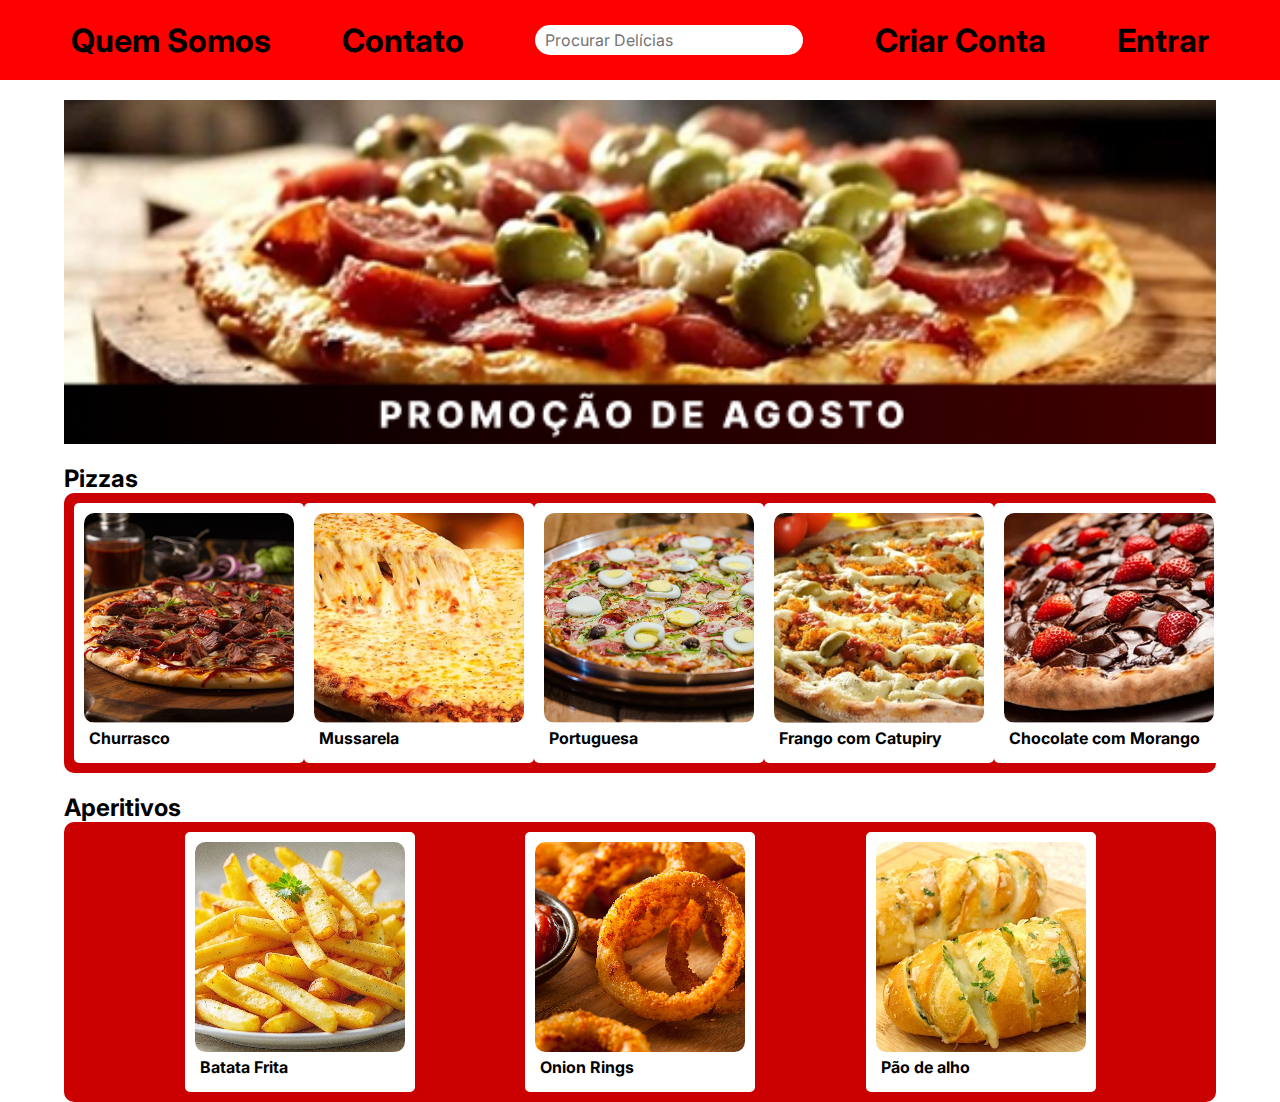
<file: index.html>
<!DOCTYPE html>
<html lang="en">

<head>
    <meta charset="UTF-8">
    <meta name="viewport" content="width=device-width, initial-scale=1.0">
    <title>Mior</title>
    <link rel="stylesheet" href="style.css">
    <style>
        @import url('https://fonts.googleapis.com/css2?family=Inter:ital,opsz,wght@0,14..32,100..900;1,14..32,100..900&display=swap');
    </style>
</head>

<body>
    <header>
        <h1>Quem Somos</h1>
        <h1>Contato</h1>
        <input type="text" name="" id="placeholder" placeholder="Procurar Delícias">
        <h1>Criar Conta</h1>
        <h1>Entrar</h1>
    </header>
    <section class="promocao">
        <img src="img/promocao.png" alt="">
    </section>
    <div class="Pizzas">
        <h2>Pizzas</h2>
        <div class="ConteinerComidas">

            <div class="EstaPizza">
                <div class="imagemDaComida">
                    <img src="img/image 4.png" alt="">
                </div>

                <h3>Churrasco</h3>
            </div>

            <div class="EstaPizza">
                <div class="imagemDaComida">
                    <img src="img/image 5.png" alt="">
                </div>

                <h3>Mussarela</h3>
            </div>
            <div class="EstaPizza">
                <div class="imagemDaComida">
                    <img src="img/image1.png" alt="">
                </div>

                <h3>Portuguesa</h3>
            </div>
            <div class="EstaPizza">
                <div class="imagemDaComida">
                    <img src="img/image6.png" alt="">
                </div>

                <h3>Frango com Catupiry</h3>
            </div>
            <div class="EstaPizza">
                <div class="imagemDaComida">
                    <img src="img/image9.png" alt="">
                </div>

                <h3>Chocolate com Morango</h3>
            </div>

        </div>
    </div>

    <div class="Pizzas">
        <h2>Aperitivos</h2>
        <div class="ConteinerComidas">

            <div class="EstaPizza">
                <div class="imagemDaComida">
                    <img src="img/batatafrita.jpg" alt="">
                </div>

                <h3>Batata Frita</h3>
            </div>

            <div class="EstaPizza">
                <div class="imagemDaComida">
                    <img src="img/onionrings.jpg" alt="">
                </div>

                <h3>Onion Rings</h3>
            </div>
            <div class="EstaPizza">
                <div class="imagemDaComida">
                    <img src="img/paodealho.jpg" alt="">
                </div>

                <h3>Pão de alho</h3>
            </div>


        </div>
    </div>
</body>

</html>
</file>
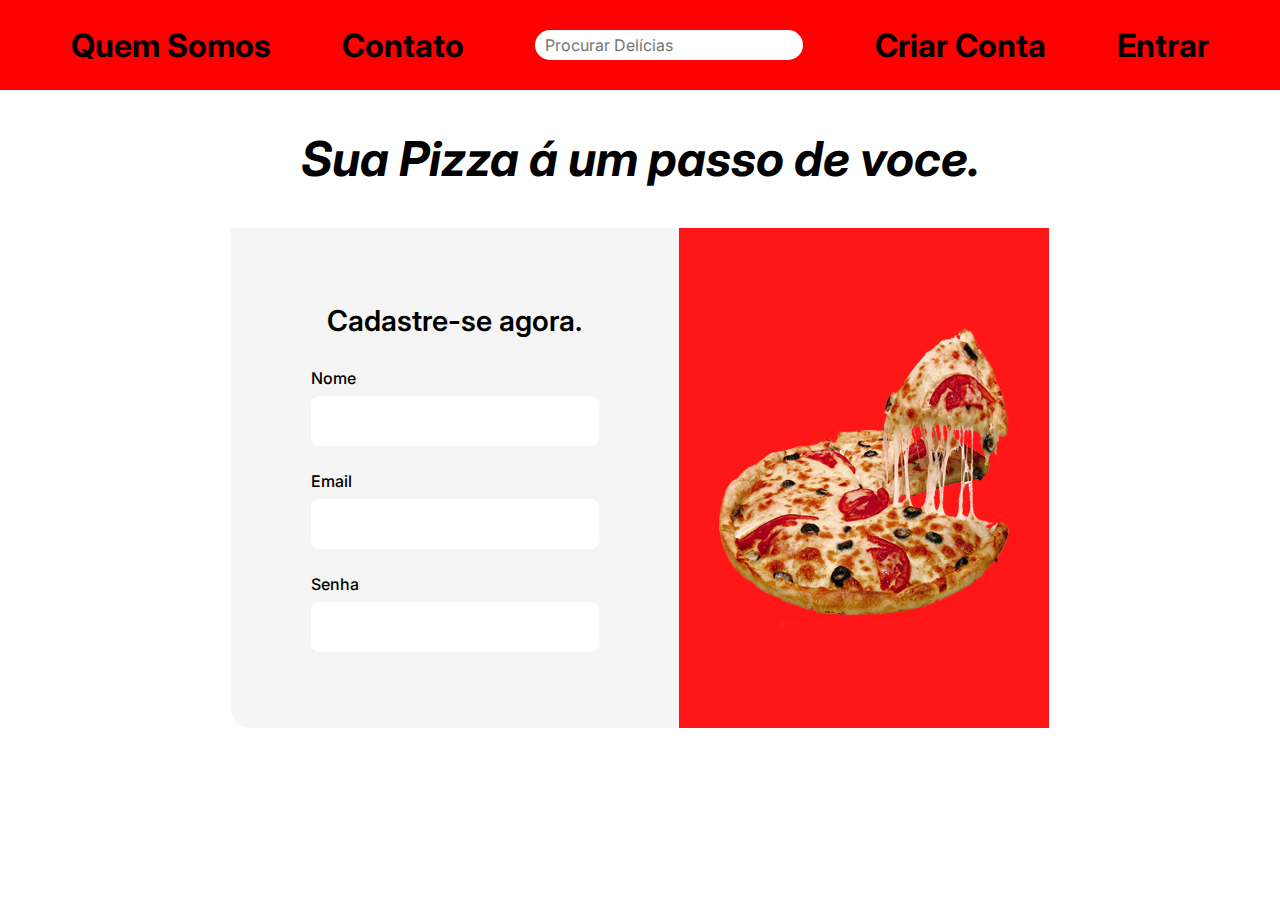
<file: cadastro.html>
<!DOCTYPE html>
<html lang="pt-BR">
<head>
    <meta charset="UTF-8">
    <meta name="viewport" content="width=device-width, initial-scale=1.0">
    <title>Cadastro - Sua Pizza</title>
    <link rel="stylesheet" href="style.css">
    <link rel="stylesheet" href="cadastro.css">
    <style>
        @import url('https://fonts.googleapis.com/css2?family=Inter:wght@400;500;600;700&display=swap');
    </style>
</head>
<body>
    <header>
        <h1>Quem Somos</h1>
        <h1>Contato</h1>
        <input type="text" name="" id="placeholder" placeholder="Procurar Delícias">
        <h1>Criar Conta</h1>
        <h1>Entrar</h1>
    </header>
    <!-- Seção Superior (Branca) -->
    <div class="top-section">
        <h1 class="main-title">Sua Pizza á um passo de voce.</h1>
    </div>

    <!-- Seção Central -->
    <div class="main-section">
        <!-- Formulário de Cadastro (Esquerda) -->
        <div class="form-section">
            <div class="form-container">
                <h2 class="form-title">Cadastre-se agora.</h2>
                
                <form class="signup-form">
                    <div class="form-group">
                        <label for="nome">Nome</label>
                        <input type="text" id="nome" name="nome" class="form-input">
                    </div>
                    
                    <div class="form-group">
                        <label for="email">Email</label>
                        <input type="email" id="email" name="email" class="form-input">
                    </div>
                    
                    <div class="form-group">
                        <label for="senha">Senha</label>
                        <input type="password" id="senha" name="senha" class="form-input">
                    </div>
                </form>
            </div>
        </div>

        <!-- Imagem da Pizza (Direita) -->
        <div class="pizza-section">
            <img src="img/umaPizza.png" alt="Pizza deliciosa" class="pizza-image">
        </div>
    </div>

    <!-- Barra Inferior (Vermelha) -->
    <div class="bottom-bar"></div>
</body>
</html>
</file>
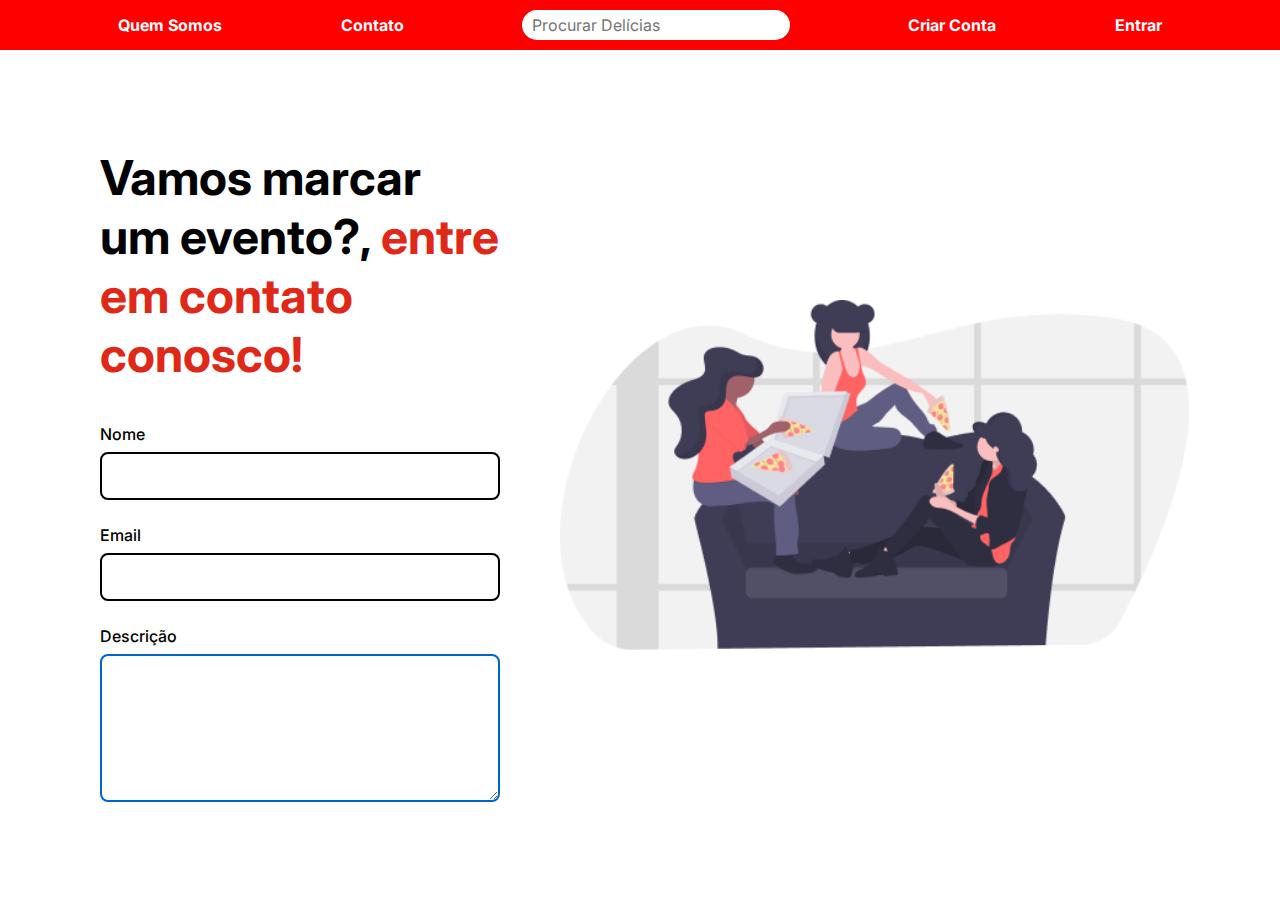
<file: contato.html>
<!DOCTYPE html>
<html lang="pt-BR">
<head>
    <meta charset="UTF-8">
    <meta name="viewport" content="width=device-width, initial-scale=1.0">
    <title>Contato</title>
    <link rel="stylesheet" href="contato.css">
    <style>
        @import url('https://fonts.googleapis.com/css2?family=Inter:wght@400;500;600;700&display=swap');
    </style>
</head>
<body>
    <header>
        <h1>Quem Somos</h1>
        <h1>Contato</h1>
        <input type="text" name="" id="placeholder" placeholder="Procurar Delícias">
        <h1>Criar Conta</h1>
        <h1>Entrar</h1>
    </header>
    
    <div class="container">
        <!-- Barra lateral escura -->
        <div class="sidebar"></div>
        
        <!-- Conteúdo principal -->
        <div class="main-content">
            <!-- Seção do Formulário (Esquerda) -->
            <div class="form-section">
                <h1 class="page-title">Vamos marcar um evento?, <span>entre em contato conosco!</span></h1>

                
                <form class="contact-form">
                    <div class="form-group">
                        <label for="nome">Nome</label>
                        <input type="text" id="nome" name="nome" class="form-input">
                    </div>
                    
                    <div class="form-group">
                        <label for="email">Email</label>
                        <input type="email" id="email" name="email" class="form-input">
                    </div>
                    
                    <div class="form-group">
                        <label for="descricao">Descrição</label>
                        <textarea id="descricao" name="descricao" class="form-textarea" rows="6"></textarea>
                    </div>
                </form>
            </div>
            
            <!-- Seção da Ilustração (Direita) -->
            <img src="img/pizzacharing.png" alt="" class="pizza-charing">
        </div>
    </div>
</body>
</html>
</file>
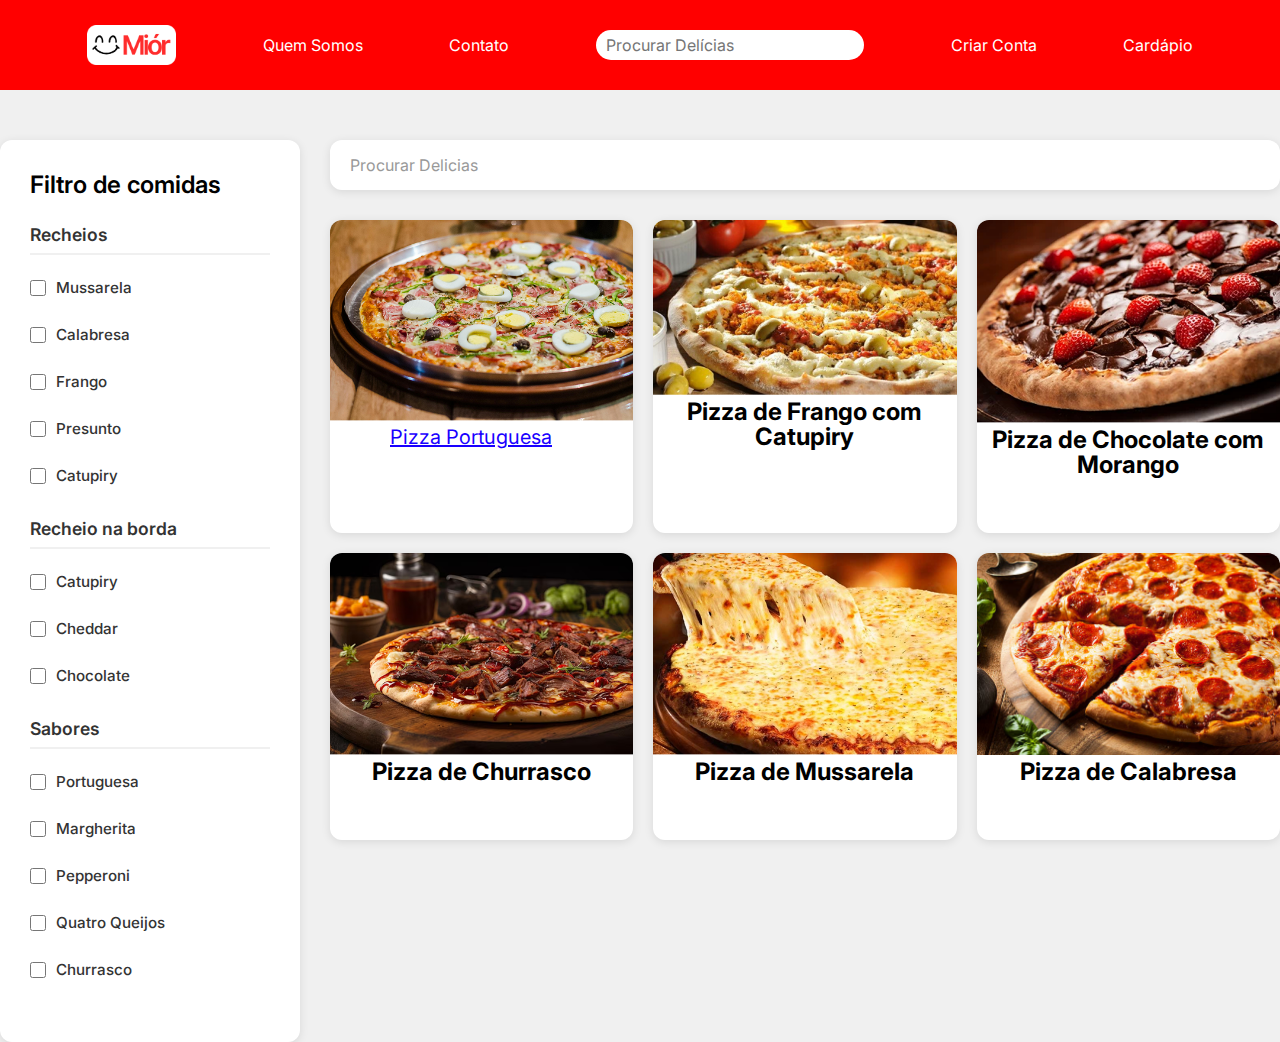
<file: pesquisa.html>
<!DOCTYPE html>
<html lang="pt-BR">
<head>
    <meta charset="UTF-8">
    <meta name="viewport" content="width=device-width, initial-scale=1.0">
    <title>Pesquisa de Comidas</title>
    
    <link rel="stylesheet" href="pesquisa.css">
    <link rel="stylesheet" href="style.css">
    
    <style>
        @import url('https://fonts.googleapis.com/css2?family=Inter:wght@400;500;600&display=swap');
    </style>
</head>
<body>
    <header>
        <img src="img/LogoDoSite.png" alt="">
        <a href="quemsomos.html">Quem Somos</a>
        <a href="contato.html">Contato</a>
        <input type="text" name="" id="placeholder" placeholder="Procurar Delícias">
        <a href="cadastro.html">Criar Conta</a>
        <a href="pesquisa.html">Cardápio</a>
    </header>
    <div class="container">
        <!-- Painel de Filtros (Esquerda) -->
        <div class="filter-panel">
            <h2 class="filter-title">Filtro de comidas</h2>
            
            <div class="filter-section">
                <h3 class="section-title">Recheios</h3>
                <div class="filter-options">
                    <div class="filter-option">
                        <input type="checkbox" id="mussarela" name="recheio">
                        <label for="mussarela">Mussarela</label>
                    </div>
                    <div class="filter-option">
                        <input type="checkbox" id="calabresa" name="recheio">
                        <label for="calabresa">Calabresa</label>
                    </div>
                    <div class="filter-option">
                        <input type="checkbox" id="frango" name="recheio">
                        <label for="frango">Frango</label>
                    </div>
                    <div class="filter-option">
                        <input type="checkbox" id="presunto" name="recheio">
                        <label for="presunto">Presunto</label>
                    </div>
                    <div class="filter-option">
                        <input type="checkbox" id="catupiry" name="recheio">
                        <label for="catupiry">Catupiry</label>
                    </div>
                </div>
            </div>

            <div class="filter-section">
                <h3 class="section-title">Recheio na borda</h3>
                <div class="filter-options">
                    <div class="filter-option">
                        <input type="checkbox" id="catupiry-borda" name="borda">
                        <label for="catupiry-borda">Catupiry</label>
                    </div>
                    <div class="filter-option">
                        <input type="checkbox" id="cheddar-borda" name="borda">
                        <label for="cheddar-borda">Cheddar</label>
                    </div>
                    <div class="filter-option">
                        <input type="checkbox" id="chocolate-borda" name="borda">
                        <label for="chocolate-borda">Chocolate</label>
                    </div>
                </div>
            </div>

            <div class="filter-section">
                <h3 class="section-title">Sabores</h3>
                <div class="filter-options">
                    <div class="filter-option">
                        <input type="checkbox" id="portuguesa" name="sabor">
                        <label for="portuguesa">Portuguesa</label>
                    </div>
                    <div class="filter-option">
                        <input type="checkbox" id="margherita" name="sabor">
                        <label for="margherita">Margherita</label>
                    </div>
                    <div class="filter-option">
                        <input type="checkbox" id="pepperoni" name="sabor">
                        <label for="pepperoni">Pepperoni</label>
                    </div>
                    <div class="filter-option">
                        <input type="checkbox" id="quatro-queijos" name="sabor">
                        <label for="quatro-queijos">Quatro Queijos</label>
                    </div>
                    <div class="filter-option">
                        <input type="checkbox" id="churrasco" name="sabor">
                        <label for="churrasco">Churrasco</label>
                    </div>
                </div>
            </div>
        </div>

        <!-- Área de Conteúdo (Direita) -->
        <div class="content-area">
            <!-- Barra de Pesquisa -->
            <div class="search-container">
                <input type="text" class="search-bar" placeholder="Procurar Delicias">
            </div>

            <!-- Grade de Cards -->
            <div class="cards-grid">
                <div class="card">
                    <img src="img/image1.png" alt="">
                    <a href="VerPizza.html">Pizza Portuguesa</a>
                </div>
                <div class="card">
                    <img src="img/image6.png" alt="">
                    <h2>Pizza de Frango com Catupiry</h2>
                </div>
                <div class="card">
                    <img src="img/image9.png" alt="">
                    <h2>Pizza de Chocolate com Morango</h2>
                </div>
                <div class="card">
                    <img src="img/image 4.png" alt="">
                    <h2>Pizza de Churrasco</h2>
                </div>
                <div class="card">
                    <img src="img/image 5.png" alt="">
                    <h2>Pizza de Mussarela</h2>
                </div>
                <div class="card">
                    <img src="img/pizzadecalabresa.jpg" alt="">
                    <h2>Pizza de Calabresa</h2>
                </div>
            </div>
        </div>
    </div>
    
</body>
</html>
</file>
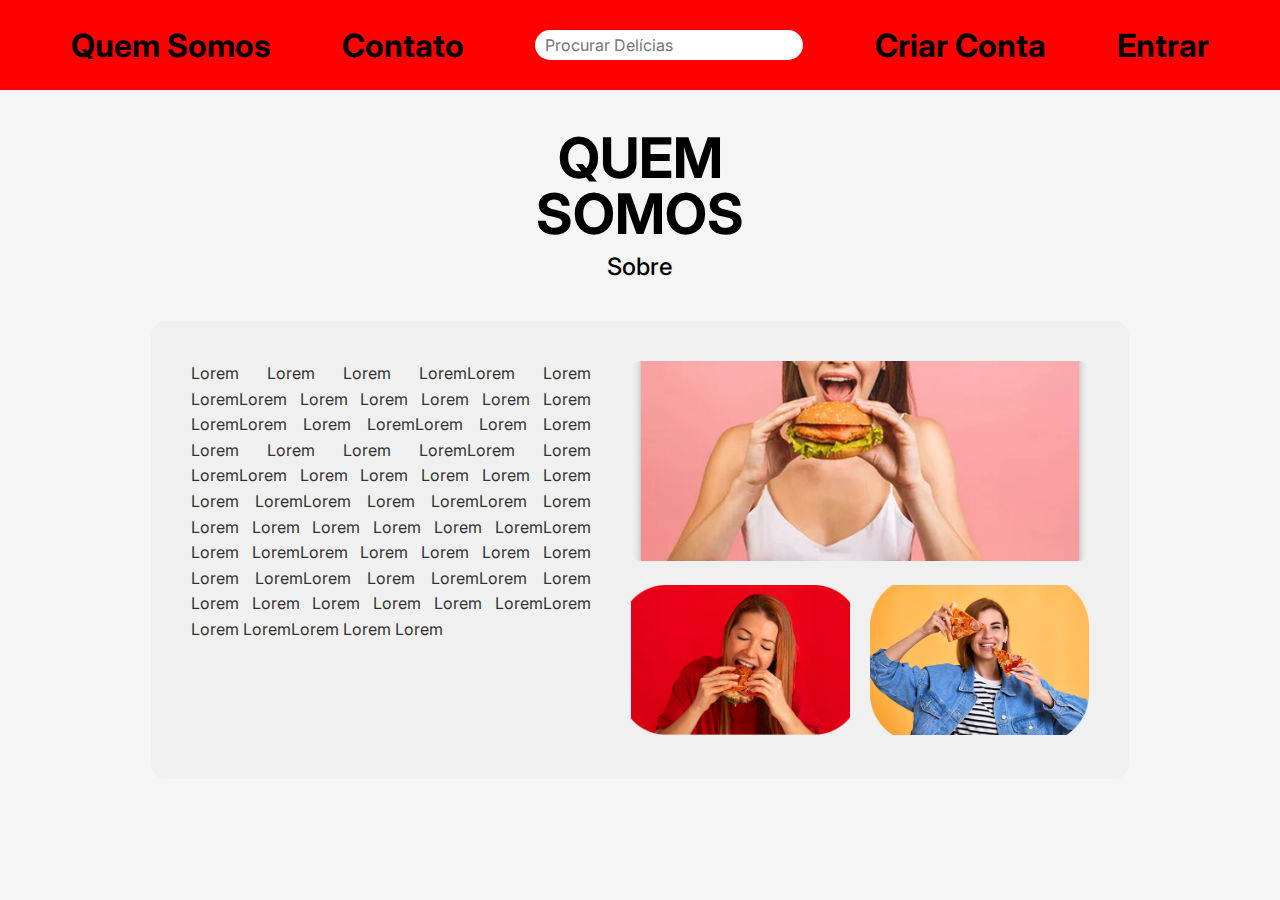
<file: quemsomos.html>
<!DOCTYPE html>
<html lang="en">
<head>
    <meta charset="UTF-8">
    <meta name="viewport" content="width=device-width, initial-scale=1.0">
    <title>Document</title>
    <link rel="stylesheet" href="style.css">
    <style>
        @import url('https://fonts.googleapis.com/css2?family=Inter:ital,opsz,wght@0,14..32,100..900;1,14..32,100..900&display=swap');
    </style>
    <link rel="stylesheet" href="quemsomos.css">
</head>
<body>
    <header>
        <h1>Quem Somos</h1>
        <h1>Contato</h1>
        <input type="text" name="" id="placeholder" placeholder="Procurar Delícias">
        <h1>Criar Conta</h1>
        <h1>Entrar</h1>
    </header>

    <main class="about-container">
        <div class="about-header">
            <h1 class="main-title">QUEM</h1>
            <h1 class="main-title">SOMOS</h1>
            <h2 class="subtitle">Sobre</h2>
        </div>

        <div class="about-content">
            <div class="about-text">
                <p>Lorem Lorem Lorem LoremLorem Lorem LoremLorem Lorem Lorem Lorem Lorem Lorem LoremLorem Lorem LoremLorem Lorem Lorem Lorem Lorem Lorem LoremLorem Lorem LoremLorem Lorem Lorem Lorem Lorem Lorem Lorem LoremLorem Lorem LoremLorem Lorem Lorem Lorem Lorem Lorem Lorem LoremLorem Lorem LoremLorem Lorem Lorem Lorem Lorem Lorem LoremLorem Lorem LoremLorem Lorem Lorem Lorem Lorem Lorem Lorem LoremLorem Lorem LoremLorem Lorem Lorem</p>
            </div>
            
            <div class="about-images">
                <div class="image-top">
                    <img src="img/Comida1.png" alt="Pessoa com hambúrguer" class="about-img">
                </div>
                <div class="images-bottom">
                    <div class="image-bottom-left">
                        <img src="img/Comida2.png" alt="Pessoa com pizza" class="about-img">
                    </div>
                    <div class="image-bottom-right">
                        <img src="img/Comida3.png" alt="Pessoa com sanduíche" class="about-img">
                    </div>
                </div>
            </div>
        </div>
    </main>
</body>
</html>
</file>
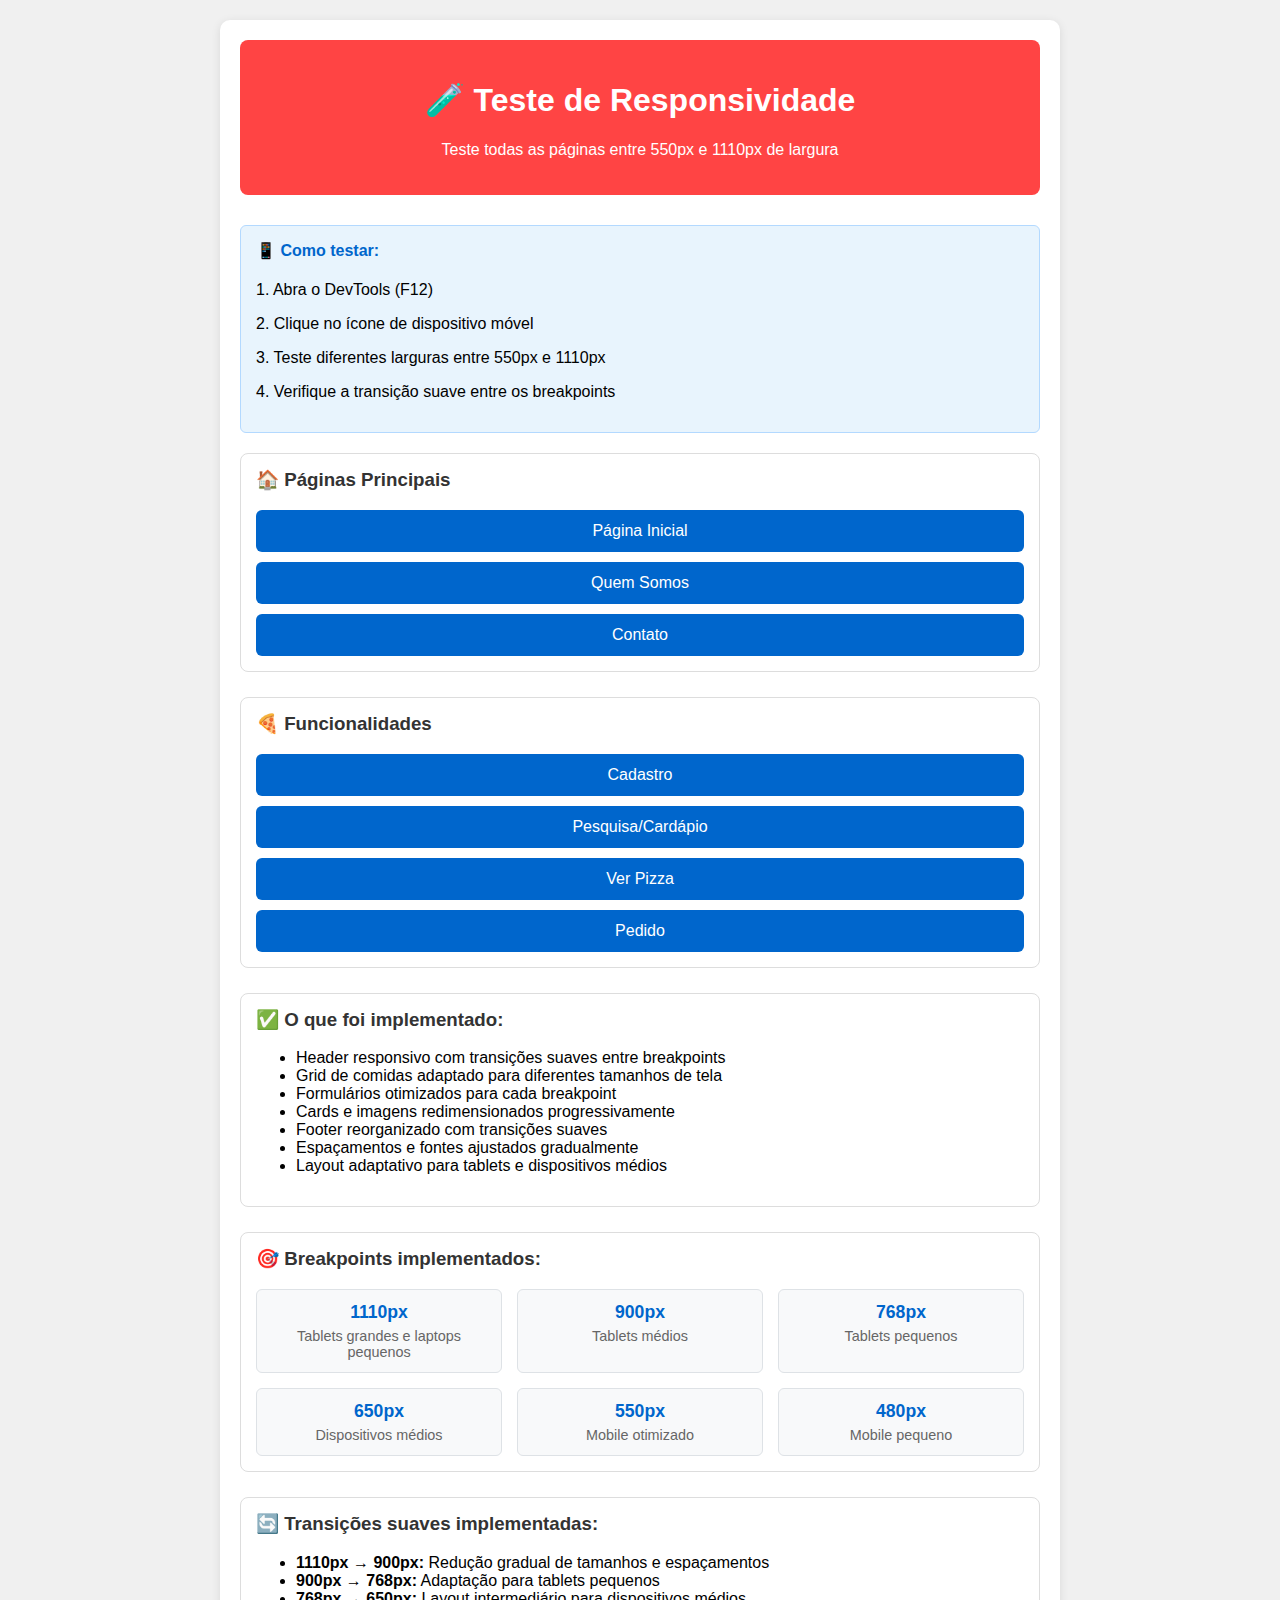
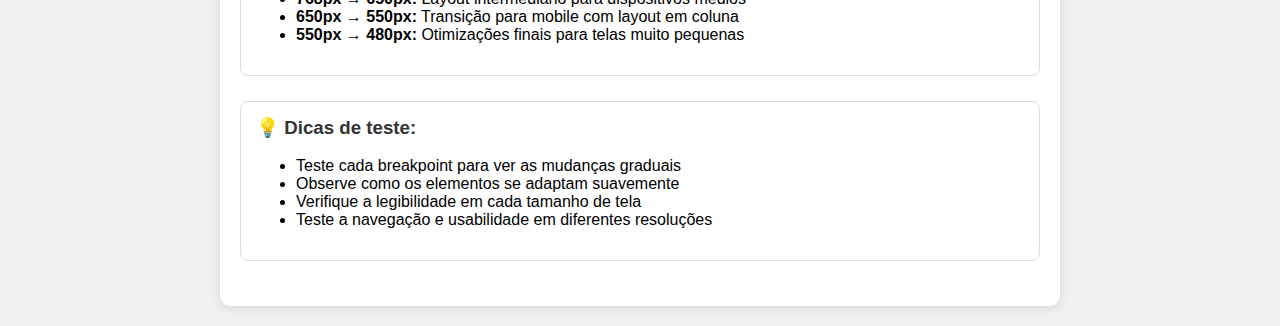
<file: teste-responsividade.html>
<!DOCTYPE html>
<html lang="pt-BR">
<head>
    <meta charset="UTF-8">
    <meta name="viewport" content="width=device-width, initial-scale=1.0">
    <title>Teste de Responsividade - 550px a 1110px</title>
    <style>
        body {
            font-family: Arial, sans-serif;
            margin: 0;
            padding: 20px;
            background-color: #f0f0f0;
        }
        
        .test-container {
            max-width: 800px;
            margin: 0 auto;
            background-color: white;
            padding: 20px;
            border-radius: 10px;
            box-shadow: 0 2px 10px rgba(0,0,0,0.1);
        }
        
        .test-header {
            text-align: center;
            margin-bottom: 30px;
            padding: 20px;
            background-color: #ff4444;
            color: white;
            border-radius: 8px;
        }
        
        .test-section {
            margin-bottom: 25px;
            padding: 15px;
            border: 1px solid #ddd;
            border-radius: 8px;
        }
        
        .test-section h3 {
            color: #333;
            margin-top: 0;
        }
        
        .test-links {
            display: flex;
            flex-direction: column;
            gap: 10px;
        }
        
        .test-links a {
            display: block;
            padding: 12px 15px;
            background-color: #0066cc;
            color: white;
            text-decoration: none;
            border-radius: 6px;
            text-align: center;
            transition: background-color 0.3s;
        }
        
        .test-links a:hover {
            background-color: #0052a3;
        }
        
        .info-box {
            background-color: #e8f4fd;
            border: 1px solid #b3d9ff;
            border-radius: 6px;
            padding: 15px;
            margin-bottom: 20px;
        }
        
        .info-box h4 {
            margin-top: 0;
            color: #0066cc;
        }
        
        .breakpoint-grid {
            display: grid;
            grid-template-columns: repeat(auto-fit, minmax(200px, 1fr));
            gap: 15px;
            margin-top: 15px;
        }
        
        .breakpoint-item {
            background-color: #f8f9fa;
            border: 1px solid #dee2e6;
            border-radius: 6px;
            padding: 12px;
            text-align: center;
        }
        
        .breakpoint-size {
            font-weight: bold;
            color: #0066cc;
            font-size: 1.1rem;
        }
        
        .breakpoint-desc {
            font-size: 0.9rem;
            color: #666;
            margin-top: 5px;
        }
    </style>
</head>
<body>
    <div class="test-container">
        <div class="test-header">
            <h1>🧪 Teste de Responsividade</h1>
            <p>Teste todas as páginas entre 550px e 1110px de largura</p>
        </div>
        
        <div class="info-box">
            <h4>📱 Como testar:</h4>
            <p>1. Abra o DevTools (F12)</p>
            <p>2. Clique no ícone de dispositivo móvel</p>
            <p>3. Teste diferentes larguras entre 550px e 1110px</p>
            <p>4. Verifique a transição suave entre os breakpoints</p>
        </div>
        
        <div class="test-section">
            <h3>🏠 Páginas Principais</h3>
            <div class="test-links">
                <a href="index.html">Página Inicial</a>
                <a href="quemsomos.html">Quem Somos</a>
                <a href="contato.html">Contato</a>
            </div>
        </div>
        
        <div class="test-section">
            <h3>🍕 Funcionalidades</h3>
            <div class="test-links">
                <a href="cadastro.html">Cadastro</a>
                <a href="pesquisa.html">Pesquisa/Cardápio</a>
                <a href="VerPizza.html">Ver Pizza</a>
                <a href="Pedido.html">Pedido</a>
            </div>
        </div>
        
        <div class="test-section">
            <h3>✅ O que foi implementado:</h3>
            <ul>
                <li>Header responsivo com transições suaves entre breakpoints</li>
                <li>Grid de comidas adaptado para diferentes tamanhos de tela</li>
                <li>Formulários otimizados para cada breakpoint</li>
                <li>Cards e imagens redimensionados progressivamente</li>
                <li>Footer reorganizado com transições suaves</li>
                <li>Espaçamentos e fontes ajustados gradualmente</li>
                <li>Layout adaptativo para tablets e dispositivos médios</li>
            </ul>
        </div>
        
        <div class="test-section">
            <h3>🎯 Breakpoints implementados:</h3>
            <div class="breakpoint-grid">
                <div class="breakpoint-item">
                    <div class="breakpoint-size">1110px</div>
                    <div class="breakpoint-desc">Tablets grandes e laptops pequenos</div>
                </div>
                <div class="breakpoint-item">
                    <div class="breakpoint-size">900px</div>
                    <div class="breakpoint-desc">Tablets médios</div>
                </div>
                <div class="breakpoint-item">
                    <div class="breakpoint-size">768px</div>
                    <div class="breakpoint-desc">Tablets pequenos</div>
                </div>
                <div class="breakpoint-item">
                    <div class="breakpoint-size">650px</div>
                    <div class="breakpoint-desc">Dispositivos médios</div>
                </div>
                <div class="breakpoint-item">
                    <div class="breakpoint-size">550px</div>
                    <div class="breakpoint-desc">Mobile otimizado</div>
                </div>
                <div class="breakpoint-item">
                    <div class="breakpoint-size">480px</div>
                    <div class="breakpoint-desc">Mobile pequeno</div>
                </div>
            </div>
        </div>
        
        <div class="test-section">
            <h3>🔄 Transições suaves implementadas:</h3>
            <ul>
                <li><strong>1110px → 900px:</strong> Redução gradual de tamanhos e espaçamentos</li>
                <li><strong>900px → 768px:</strong> Adaptação para tablets pequenos</li>
                <li><strong>768px → 650px:</strong> Layout intermediário para dispositivos médios</li>
                <li><strong>650px → 550px:</strong> Transição para mobile com layout em coluna</li>
                <li><strong>550px → 480px:</strong> Otimizações finais para telas muito pequenas</li>
            </ul>
        </div>
        
        <div class="test-section">
            <h3>💡 Dicas de teste:</h3>
            <ul>
                <li>Teste cada breakpoint para ver as mudanças graduais</li>
                <li>Observe como os elementos se adaptam suavemente</li>
                <li>Verifique a legibilidade em cada tamanho de tela</li>
                <li>Teste a navegação e usabilidade em diferentes resoluções</li>
            </ul>
        </div>
    </div>
</body>
</html>
</file>
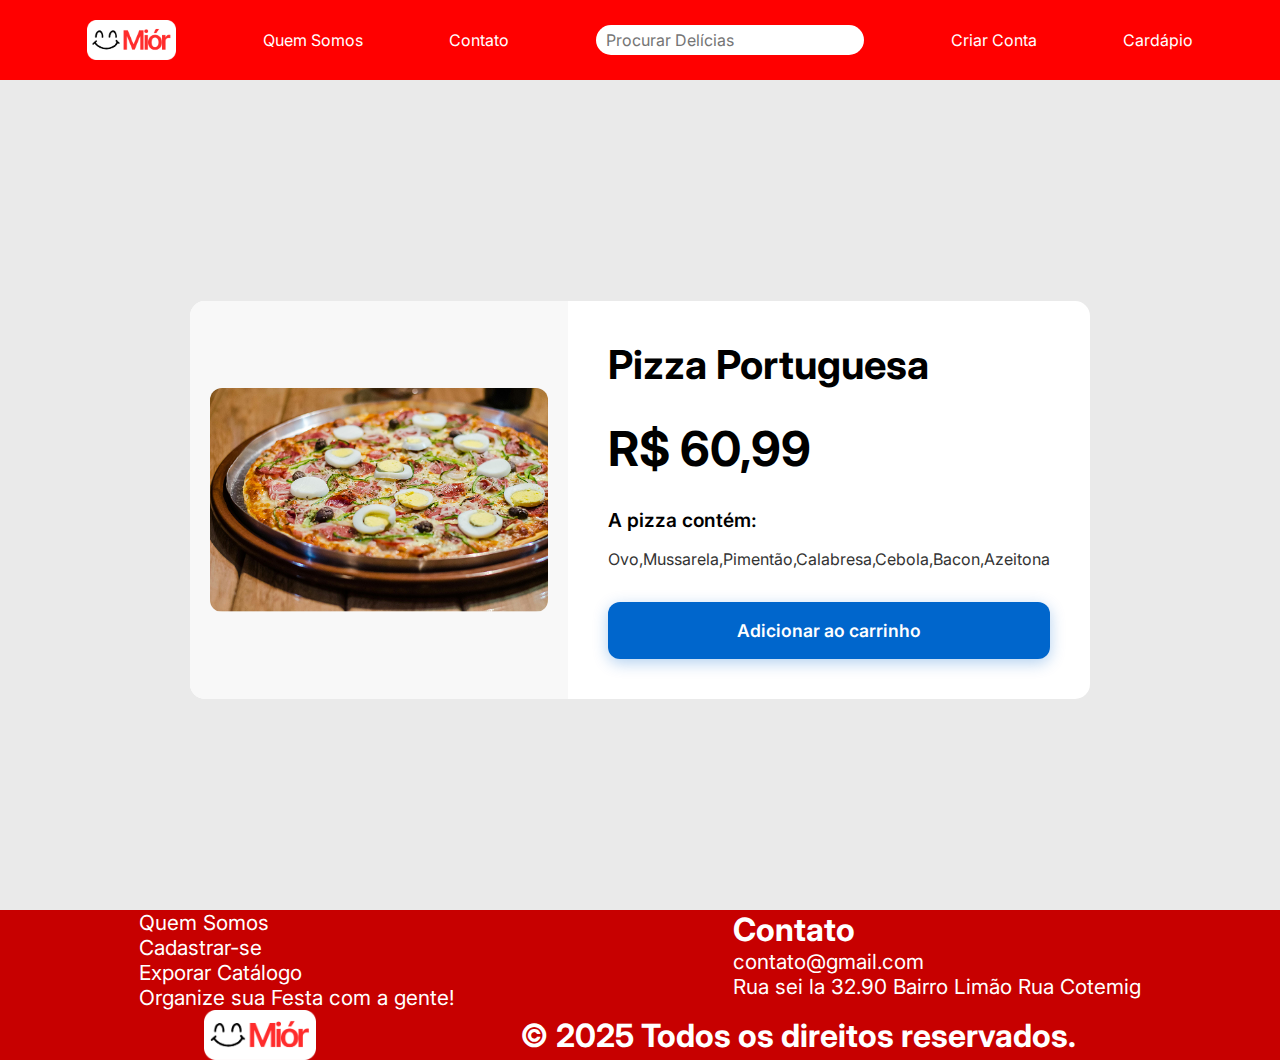
<file: VerPizza.html>
<!DOCTYPE html>
<html lang="pt-BR">
<head>
    <meta charset="UTF-8">
    <meta name="viewport" content="width=device-width, initial-scale=1.0">
    <title>Pizza Portuguesa - Detalhes</title>
    <link rel="stylesheet" href="VerPizza.css">
    <link rel="stylesheet" href="style.css">
    <style>
        @import url('https://fonts.googleapis.com/css2?family=Inter:wght@400;500;600;700&display=swap');
    </style>
</head>
<body>
    <header>
        <img src="img/LogoDoSite.png" alt="">
        <a href="quemsomos.html">Quem Somos</a>
        <a href="contato.html">Contato</a>
        <input type="text" name="" id="placeholder" placeholder="Procurar Delícias">
        <a href="cadastro.html">Criar Conta</a>
        <a href="pesquisa.html">Cardápio</a>
    </header>
    
    <div class="container">
        <div class="product-card">
            <!-- Seção da Imagem (Esquerda) -->
            <div class="image-section">
                <img src="img/image1.png" alt="Pizza Portuguesa" class="product-image">
            </div>
            
            <!-- Seção de Detalhes (Direita) -->
            <div class="details-section">
                <h1 class="product-title">Pizza Portuguesa</h1>
                <div class="price">R$ 60,99</div>
                
                <div class="description">
                    <h3 class="description-title">A pizza contém:</h3>
                    <p class="description-text">
                        Ovo,Mussarela,Pimentão,Calabresa,Cebola,Bacon,Azeitona
                    </p>
                </div>
                
                <button class="add-to-cart-btn">
        
                    <span class="btn-text"><a href="Pedido.html">Adicionar ao carrinho</a></span>
                    
                </button>
            </div>
        </div>
    </div>
    <footer>
        <div class="ParteInfos">
            <div class="parteAcima">
                <h1>Quem Somos</h1>
                <h1>Cadastrar-se</h1>
                <h1>Exporar Catálogo</h1>
                <h1>Organize sua Festa com a gente!</h1>


            </div>
            <div class="parteAcimaLado">
                <h2>Contato</h2>
                <h1>contato@gmail.com</h1>
                <h1>Rua sei la 32.90 Bairro Limão Rua Cotemig</h1>
            </div>
        </div>
        <div class="maisAbaixo">
            <img src="img/LogoDoSite.png" alt="" class="imglogo">
            <h1>© 2025 Todos os direitos reservados. </h1>
        </div>
    </footer>
</body>
</html>
</file>
<file: style.css>
* {
    margin: 0px;
    padding: 0px;
}

body {
    height: 100dvh;
    font-family: "Inter", sans-serif;
    display: flex;
    flex-direction: column;
    align-items: center;
    width: 100%;
}

header {
    background-color: red;
    height: 10%;
    width: 100%;
    min-height: 80px;
    display: flex;
    justify-content: space-evenly;
    align-items: center;
}
header > img {
    height:40px;
}

header>a {
    color: white;
    font-family: "Inter", sans-serif;
    font-size: 1rem;
    text-decoration: none;
}

#placeholder {
    color: black;
    padding: 5px 10px;
    border: 0px solid black;
    font-family: "Inter", sans-serif;
    font-size: 1rem;
    border-radius: 30px;
}

.ConteinerComidas {
    background-color: rgb(203, 0, 0);
    display: flex;
    justify-content: space-evenly;
    align-items: center;
    padding: 10px;
    border-radius: 10px;

}

.Pizzas {
    width: 90%;
    margin-top: 20px;
}

.ConteinerComidas>img {
    width: 15%;
}

.imagemDaComida {
    width: 200px;
    height: 200px;
    margin-bottom: 10px;
    border-radius: 30px;
    background-color: rgb(255, 255, 255);
}
.promocao {
    background-color: rgba(0, 255, 255, 0);
    width: 90%;
    margin-top: 20px;
}
.promocao > img {
    width: 100%;
    height: 100%;
}
.imagemDaComida>img {
    object-fit: cover;
    overflow: hidden;
    width: 100%;
    scale: 1.05;
    height: 100%;
    border-radius: 10px;
}

.EstaPizza>h3 {
    color: rgb(0, 0, 0);
    font-family: "Inter", sans-serif;
    font-size: 1rem;
}

.EstaPizza {
    border-radius: 5px;
    background-color: rgb(255, 255, 255);
    padding: 15px;
}

footer {
    height: 800px;
    margin-top: 20px;
    width: 100%;
    background-color: rgb(199, 0, 0);
    display: flex;
    justify-content: center;
    flex-flow: column nowrap;
}
.imglogo {
    height: 50px;
}
.ParteInfos {
    display: flex;
    justify-content: space-around;
    
}
.maisAbaixo {
    display: flex;
    align-items: center;
    justify-content: space-evenly;
}
.parteAcima > h1  {
    font-family: "Inter", sans-serif;
    font-weight: 400;
    color: white;
    font-size: 1.3rem;
}
.parteAcimaLado > h2 {
    color: white;
    font-size: 2rem;
}
.parteAcimaLado > h1 {
    color: white;
    font-size: 1.3rem;
    font-family: "Inter", sans-serif;
    font-weight: 400;
}
.maisAbaixo > h1 {
    color: white;
}

/* Media queries para responsividade */
@media (max-width: 1110px) {
    header {
        padding: 0 15px;
        gap: 15px;
    }
    
    header > a {
        font-size: 0.95rem;
    }
    
    #placeholder {
        font-size: 0.95rem;
        padding: 6px 12px;
    }
    
    .ConteinerComidas {
        flex-wrap: wrap;
        gap: 20px;
        padding: 15px;
    }
    
    .imagemDaComida {
        width: 180px;
        height: 180px;
    }
    
    .Pizzas {
        width: 92%;
    }
    
    .promocao {
        width: 92%;
    }
    
    .EstaPizza {
        padding: 12px;
    }
    
    .EstaPizza > h3 {
        font-size: 0.95rem;
    }
}

@media (max-width: 900px) {
    header {
        flex-wrap: wrap;
        padding: 10px;
        gap: 12px;
    }
    
    header > img {
        height: 35px;
    }
    
    header > a {
        font-size: 0.9rem;
    }
    
    #placeholder {
        font-size: 0.9rem;
        padding: 5px 10px;
    }
    
    .ConteinerComidas {
        gap: 18px;
        padding: 12px;
    }
    
    .imagemDaComida {
        width: 160px;
        height: 160px;
    }
    
    .Pizzas {
        width: 94%;
    }
    
    .promocao {
        width: 94%;
    }
    
    .EstaPizza {
        padding: 10px;
    }
    
    .EstaPizza > h3 {
        font-size: 0.9rem;
    }
    
    .ParteInfos {
        padding: 0 20px;
        gap: 15px;
    }
    
    .parteAcima > h1,
    .parteAcimaLado > h1 {
        font-size: 1.2rem;
    }
    
    .parteAcimaLado > h2 {
        font-size: 1.8rem;
    }
}

@media (max-width: 768px) {
    header {
        flex-wrap: wrap;
        padding: 10px;
        gap: 10px;
    }
    
    header > img {
        height: 30px;
    }
    
    header > a {
        font-size: 0.9rem;
    }
    
    #placeholder {
        font-size: 0.9rem;
        padding: 4px 8px;
    }
    
    .ConteinerComidas {
        flex-wrap: wrap;
        gap: 15px;
    }
    
    .imagemDaComida {
        width: 150px;
        height: 150px;
    }
    
    .Pizzas {
        width: 95%;
    }
    
    .promocao {
        width: 95%;
    }
    
    .ParteInfos {
        flex-direction: column;
        gap: 20px;
        text-align: center;
    }
    
    .maisAbaixo {
        flex-direction: column;
        gap: 15px;
    }
}

@media (max-width: 650px) {
    header {
        flex-direction: column;
        height: auto;
        min-height: 130px;
        padding: 15px 10px;
        gap: 15px;
    }
    
    header > img {
        height: 35px;
    }
    
    header > a {
        font-size: 0.85rem;
    }
    
    #placeholder {
        width: 85%;
        font-size: 0.85rem;
        padding: 6px 12px;
    }
    
    .ConteinerComidas {
        flex-direction: column;
        gap: 20px;
        padding: 20px;
    }
    
    .imagemDaComida {
        width: 130px;
        height: 130px;
    }
    
    .EstaPizza {
        padding: 10px;
    }
    
    .EstaPizza > h3 {
        font-size: 0.85rem;
    }
    
    .Pizzas {
        width: 97%;
    }
    
    .promocao {
        width: 97%;
    }
    
    footer {
        height: auto;
        padding: 30px 20px;
    }
    
    .ParteInfos {
        padding: 20px;
        gap: 25px;
    }
    
    .parteAcima > h1,
    .parteAcimaLado > h1 {
        font-size: 1.1rem;
    }
    
    .parteAcimaLado > h2 {
        font-size: 1.6rem;
    }
    
    .maisAbaixo {
        padding: 20px;
        gap: 20px;
    }
    
    .imglogo {
        height: 40px;
    }
}

@media (max-width: 550px) {
    header {
        flex-direction: column;
        height: auto;
        min-height: 120px;
        padding: 15px 10px;
        gap: 15px;
    }
    
    header > img {
        height: 35px;
    }
    
    header > a {
        font-size: 0.85rem;
    }
    
    #placeholder {
        width: 80%;
        font-size: 0.85rem;
        padding: 6px 12px;
    }
    
    .ConteinerComidas {
        flex-direction: column;
        gap: 20px;
        padding: 20px;
    }
    
    .imagemDaComida {
        width: 120px;
        height: 120px;
    }
    
    .EstaPizza {
        padding: 10px;
    }
    
    .EstaPizza > h3 {
        font-size: 0.9rem;
    }
    
    .Pizzas {
        width: 98%;
    }
    
    .promocao {
        width: 98%;
    }
    
    footer {
        height: auto;
        padding: 30px 20px;
    }
    
    .ParteInfos {
        padding: 20px;
        gap: 25px;
    }
    
    .parteAcima > h1,
    .parteAcimaLado > h1 {
        font-size: 1.1rem;
    }
    
    .parteAcimaLado > h2 {
        font-size: 1.6rem;
    }
    
    .maisAbaixo {
        padding: 20px;
        gap: 20px;
    }
    
    .imglogo {
        height: 40px;
    }
}
</file>
<file: cadastro.css>
* {
    margin: 0;
    padding: 0;
    box-sizing: border-box;
}

body {
    font-family: 'Inter', sans-serif;
    background-color: #ffffff;
    min-height: 100vh;
    display: flex;
    flex-direction: column;
}

/* Seção Superior (Branca) */
.top-section {
    background-color: #ffffff;
    padding: 40px 20px;
    text-align: center;
    flex-shrink: 0;
}

.main-title {
    font-size: 3rem;
    font-weight: 700;
    font-style: italic;
    color: #000000;
    line-height: 1.2;
}

/* Seção Central */
.main-section {
    display: flex;
    flex: 1;
    min-height: 0;
    max-height: 500px;
}

/* Formulário de Cadastro (Esquerda) */
.form-section {
    flex: 1;
    background-color: #f5f5f5;
    display: flex;
    align-items: center;
    justify-content: center;
    padding: 40px;
    border-radius: 0 0 0 20px;
}

.form-container {
    background-color: #f5f5f5;
    padding: 40px;
    border-radius: 15px;
    max-width: 400px;
    width: 100%;
}

.form-title {
    font-size: 1.8rem;
    font-weight: 600;
    color: #000000;
    margin-bottom: 30px;
    text-align: center;
}

.signup-form {
    display: flex;
    flex-direction: column;
    gap: 25px;
}

.form-group {
    display: flex;
    flex-direction: column;
    gap: 8px;
}

.form-group label {
    font-size: 1rem;
    font-weight: 500;
    color: #000000;
}

.form-input {
    padding: 15px 20px;
    border: none;
    border-radius: 8px;
    background-color: #ffffff;
    font-size: 1rem;
    font-family: 'Inter', sans-serif;
    outline: none;
    transition: box-shadow 0.2s ease;
}

.form-input:focus {
    box-shadow: 0 0 0 2px #ff4444;
}

/* Imagem da Pizza (Direita) */
.pizza-section {
    flex: 1;
    background-color: #ff1717;
    display: flex;
    align-items: center;
    justify-content: center;
    padding: 40px;
    position: relative;
    overflow: hidden;
}

.pizza-image {
    max-width: 100%;
    max-height: 100%;
    max-height: 300px;
    object-fit: contain;
    border-radius: 15px;
    box-shadow: 0 10px 30px rgba(0, 0, 0, 0);
}

/* Barra Inferior (Vermelha) */
.bottom-bar {
    height: 20px;
    background-color: #ff4444;
    flex-shrink: 0;
}

/* Responsividade */
@media (max-width: 1024px) {
    .main-section {
        flex-direction: column;
    }
    
    .form-section {
        border-radius: 0;
        padding: 30px;
    }
    
    .pizza-section {
        padding: 30px;
    }
    
    .main-title {
        font-size: 2.5rem;
    }
}

@media (max-width: 768px) {
    .top-section {
        padding: 30px 15px;
    }
    
    .main-title {
        font-size: 2rem;
    }
    
    .form-container {
        padding: 30px;
    }
    
    .form-title {
        font-size: 1.5rem;
        margin-bottom: 25px;
    }
    
    .signup-form {
        gap: 20px;
    }
    
    .form-input {
        padding: 12px 16px;
        font-size: 0.9rem;
    }
}

@media (max-width: 480px) {
    .top-section {
        padding: 20px 10px;
    }
    
    .main-title {
        font-size: 1.8rem;
    }
    
    .form-section {
        padding: 20px;
    }
    
    .form-container {
        padding: 25px;
    }
    
    .form-title {
        font-size: 1.3rem;
        margin-bottom: 20px;
    }
    
    .signup-form {
        gap: 15px;
    }
    
    .form-input {
        padding: 10px 12px;
        font-size: 0.9rem;
    }
    
    .pizza-section {
        padding: 20px;
    }
    
    .bottom-bar {
        height: 15px;
    }
}
</file>
<file: contato.css>
* {
    margin: 0;
    padding: 0;
    box-sizing: border-box;
}

body {
    font-family: 'Inter', sans-serif;
    background-color: #ffffff;
    min-height: 100vh;
    display: flex;
    flex-direction: column;
}

header {
    background-color: red;
    height: 10%;
    width: 100%;
    min-height: 50px;
    display: flex;
    justify-content: space-evenly;
    align-items: center;
}

header > h1 {
    color: white;
    font-family: "Inter", sans-serif;
    font-size: 1rem;
}

#placeholder {
    color: black;
    padding: 5px 10px;
    border: 0px solid black;
    font-family: "Inter", sans-serif;
    font-size: 1rem;
    border-radius: 30px;
}

.container {
    display: flex;
    flex: 1;
    align-items: center;
    justify-content: center;
    height: 500px;
}

/* Barra lateral escura */
.sidebar {
    width: 60px;
    background-color: #333333;
    height: 100%;
}

/* Conteúdo principal */
.main-content {
    flex: 1;
    display: flex;
    padding: 40px;
    gap: 60px;
    align-items: center;
    max-width: 1300px;
}

/* Seção do Formulário (Esquerda) */
.form-section {
    flex: 1;
    max-width: 400px;
}

.page-title {
    font-size: 3rem;
    font-weight: 700;
    color: #000000;
    margin-bottom: 40px;
}

.contact-form {
    display: flex;
    flex-direction: column;
    gap: 25px;
}

.form-group {
    display: flex;
    flex-direction: column;
    gap: 8px;
}

.form-group label {
    font-size: 1rem;
    font-weight: 500;
    color: #000000;
}

.form-input {
    padding: 12px 16px;
    border: 2px solid #000000;
    border-radius: 8px;
    font-size: 1rem;
    font-family: 'Inter', sans-serif;
    background-color: #ffffff;
    outline: none;
    transition: border-color 0.2s ease;
}

.form-input:focus {
    border-color: #0066cc;
}

.form-textarea {
    padding: 12px 16px;
    border: 2px solid #0066cc;
    border-radius: 8px;
    font-size: 1rem;
    font-family: 'Inter', sans-serif;
    background-color: #ffffff;
    outline: none;
    resize: vertical;
    min-height: 120px;
    transition: border-color 0.2s ease;
}

.form-textarea:focus {
    border-color: #0052a3;
}

/* Seção da Ilustração (Direita) */
.illustration-section {
    flex: 1;
    display: flex;
    align-items: center;
    justify-content: center;
}

.illustration-container {
    position: relative;
    width: 100%;
    max-width: 500px;
    height: 400px;
}
.page-title > span {
color: #df2818;
}
/* Sofá */
.sofa {
    position: absolute;
    bottom: 0;
    left: 50%;
    transform: translateX(-50%);
    width: 300px;
    height: 120px;
    background-color: #555555;
    border-radius: 60px 60px 20px 20px;
    display: flex;
    justify-content: space-around;
    align-items: flex-end;
    padding: 0 20px;
    box-shadow: 0 4px 20px rgba(0, 0, 0, 0.3);
}

.pizza-charing {
 height: 350px;
}
/* Mulheres */
.woman {
    position: relative;
    display: flex;
    flex-direction: column;
    align-items: center;
    margin-bottom: 10px;
}

.head {
    width: 40px;
    height: 40px;
    background-color: #f4a460;
    border-radius: 50%;
    margin-bottom: 5px;
}

.body {
    width: 60px;
    height: 80px;
    border-radius: 30px 30px 20px 20px;
    position: relative;
}

.orange-top {
    background-color: #ff8c00;
}

.red-top {
    background-color: #dc143c;
}

.black-top {
    background-color: #2f2f2f;
}

/* Pizza */
.pizza-box {
    position: absolute;
    top: -20px;
    left: -10px;
    width: 80px;
    height: 60px;
    background-color: #8b4513;
    border-radius: 8px;
    border: 2px solid #654321;
}

.pizza-box::before {
    content: '';
    position: absolute;
    top: 5px;
    left: 5px;
    right: 5px;
    bottom: 5px;
    background-color: #ffffff;
    border-radius: 4px;
}

.pizza-slice {
    position: absolute;
    top: -15px;
    right: -5px;
    width: 30px;
    height: 30px;
    background: linear-gradient(45deg, #ffd700, #ff8c00);
    border-radius: 50% 0 50% 0;
    transform: rotate(-45deg);
}

/* Padrão de fundo */
.background-pattern {
    position: absolute;
    top: 20px;
    right: 20px;
    width: 200px;
    height: 150px;
    background-color: #f0f0f0;
    border-radius: 15px;
    background-image: 
        linear-gradient(rgba(0,0,0,0.1) 1px, transparent 1px),
        linear-gradient(90deg, rgba(0,0,0,0.1) 1px, transparent 1px);
    background-size: 20px 20px;
    z-index: -1;
}

/* Responsividade */
@media (max-width: 1024px) {
    .main-content {
        flex-direction: column;
        gap: 40px;
        padding: 30px;
    }
    
    .form-section {
        max-width: 100%;
    }
    
    .illustration-section {
        order: -1;
    }
    
    .illustration-container {
        height: 300px;
    }
    
    .sofa {
        width: 250px;
        height: 100px;
    }
}

@media (max-width: 768px) {
    .sidebar {
        width: 40px;
    }
    
    .main-content {
        padding: 20px;
        gap: 30px;
    }
    
    .page-title {
        font-size: 2.5rem;
        margin-bottom: 30px;
    }
    
    .contact-form {
        gap: 20px;
    }
    
    .illustration-container {
        height: 250px;
    }
    
    .sofa {
        width: 200px;
        height: 80px;
    }
    
    .head {
        width: 30px;
        height: 30px;
    }
    
    .body {
        width: 50px;
        height: 60px;
    }
}

@media (max-width: 480px) {
    .sidebar {
        width: 30px;
    }
    
    .main-content {
        padding: 15px;
        gap: 20px;
    }
    
    .page-title {
        font-size: 2rem;
        margin-bottom: 25px;
    }
    
    .form-input,
    .form-textarea {
        padding: 10px 12px;
        font-size: 0.9rem;
    }
    
    .illustration-container {
        height: 200px;
    }
    
    .sofa {
        width: 180px;
        height: 70px;
    }
    
    .head {
        width: 25px;
        height: 25px;
    }
    
    .body {
        width: 40px;
        height: 50px;
    }
}
</file>
<file: pesquisa.css>
* {
    margin: 0;
    padding: 0;
    box-sizing: border-box;
}

body {
    font-family: 'Inter', sans-serif;
    background-color: #f0f0f0;
    min-height: 100vh;
    
}

.container {
    display: flex;
    gap: 30px;
    max-width: 1400px;
    margin: 0 auto;
    height: 700px;
    margin-top: 50px;
}

/* Painel de Filtros (Esquerda) */
.filter-panel {
    background-color: #ffffff;
    border-radius: 12px;
    padding: 30px;
    width: 300px;
    height: fit-content;
    box-shadow: 0 2px 10px rgba(0, 0, 0, 0.1);
}

.filter-title {
    font-size: 1.5rem;
    font-weight: 600;
    color: #000000;
    margin-bottom: 25px;
}

.filter-section {
    margin-bottom: 25px;
}

.section-title {
    font-size: 1.1rem;
    font-weight: 600;
    color: #333333;
    margin-bottom: 15px;
    border-bottom: 2px solid #f0f0f0;
    padding-bottom: 8px;
}

.filter-options {
    display: flex;
    flex-direction: column;
    gap: 12px;
}

.filter-option {
    display: flex;
    align-items: center;
    gap: 10px;
    padding: 8px 0;
    cursor: pointer;
    transition: all 0.2s ease;
}

.filter-option:hover {
    background-color: #f8f8f8;
    border-radius: 6px;
    padding-left: 8px;
}

.filter-option input[type="checkbox"] {
    width: 16px;
    height: 16px;
    accent-color: #ff4444;
    cursor: pointer;
}

.filter-option label {
    font-size: 0.95rem;
    font-weight: 500;
    color: #333333;
    cursor: pointer;
    flex: 1;
}

.filter-option:hover label {
    color: #ff4444;
}

/* Área de Conteúdo (Direita) */
.content-area {
    flex: 1;
    display: flex;
    flex-direction: column;
    gap: 30px;
}

/* Barra de Pesquisa */
.search-container {
    width: 100%;
}

.search-bar {
    width: 100%;
    padding: 15px 20px;
    border: none;
    border-radius: 12px;
    background-color: #ffffff;
    font-size: 1rem;
    font-family: 'Inter', sans-serif;
    box-shadow: 0 2px 10px rgba(0, 0, 0, 0.1);
    outline: none;
    transition: box-shadow 0.2s ease;
}

.search-bar:focus {
    box-shadow: 0 4px 15px rgba(0, 0, 0, 0.15);
}

.search-bar::placeholder {
    color: #999999;
}

/* Grade de Cards */
.cards-grid {
    display: grid;
    grid-template-columns: repeat(3, 1fr);
    gap: 20px;
    flex: 1;
}

.card > img {
    width: 100%;
    border-top-right-radius: 12px;
    border-top-left-radius: 12px;
}

.card > h2 {
    text-align: center;
    line-height: 25px;
}

.card > a {
    text-align: center;
    line-height: 25px;
    color: #1900ff;
    margin-left: 60px;
    font-size: 20px;
}

.card {
    background-color: #ffffff;
    border-radius: 12px;
    min-height: 200px;
    box-shadow: 0 2px 10px rgba(0, 0, 0, 0.1);
    transition: transform 0.2s ease, box-shadow 0.2s ease;
    cursor: pointer;
}

.card:hover {
    transform: translateY(-2px);
    box-shadow: 0 4px 20px rgba(0, 0, 0, 0.15);
}

/* Responsividade */
@media (max-width: 1110px) {
    .container {
        max-width: 1200px;
        gap: 25px;
        margin-top: 40px;
    }
    
    .filter-panel {
        width: 280px;
        padding: 25px;
    }
    
    .filter-title {
        font-size: 1.4rem;
        margin-bottom: 22px;
    }
    
    .filter-section {
        margin-bottom: 22px;
    }
    
    .section-title {
        font-size: 1rem;
        margin-bottom: 12px;
    }
    
    .search-bar {
        padding: 14px 18px;
        font-size: 0.95rem;
    }
    
    .cards-grid {
        gap: 18px;
    }
    
    .card {
        min-height: 190px;
    }
}

@media (max-width: 900px) {
    .container {
        max-width: 1000px;
        gap: 22px;
        margin-top: 35px;
    }
    
    .filter-panel {
        width: 260px;
        padding: 22px;
    }
    
    .filter-title {
        font-size: 1.3rem;
        margin-bottom: 20px;
    }
    
    .filter-section {
        margin-bottom: 20px;
    }
    
    .section-title {
        font-size: 0.95rem;
        margin-bottom: 10px;
    }
    
    .filter-options {
        gap: 10px;
    }
    
    .filter-option label {
        font-size: 0.9rem;
    }
    
    .search-bar {
        padding: 13px 17px;
        font-size: 0.9rem;
    }
    
    .cards-grid {
        gap: 16px;
    }
    
    .card {
        min-height: 180px;
    }
    
    .card > h2 {
        font-size: 0.95rem;
    }
    
    .card > a {
        font-size: 0.95rem;
    }
}

@media (max-width: 1024px) {
    .container {
        flex-direction: column;
        gap: 20px;
    }
    
    .filter-panel {
        width: 100%;
        order: 2;
    }
    
    .content-area {
        order: 1;
    }
    
    .cards-grid {
        grid-template-columns: repeat(2, 1fr);
    }
}

@media (max-width: 768px) {
    .cards-grid {
        grid-template-columns: 1fr;
    }
    
    .filter-panel {
        padding: 20px;
    }
    
    .search-bar {
        padding: 12px 16px;
    }
}

@media (max-width: 650px) {
    .container {
        margin-top: 30px;
        height: auto;
        min-height: calc(100vh - 200px);
        gap: 20px;
        padding: 0 15px;
    }
    
    .filter-panel {
        padding: 20px 15px;
        order: 2;
    }
    
    .filter-title {
        font-size: 1.3rem;
        margin-bottom: 20px;
        text-align: center;
    }
    
    .filter-section {
        margin-bottom: 18px;
    }
    
    .section-title {
        font-size: 1rem;
        margin-bottom: 12px;
    }
    
    .filter-options {
        gap: 10px;
    }
    
    .filter-option {
        padding: 6px 0;
    }
    
    .filter-option label {
        font-size: 0.9rem;
    }
    
    .content-area {
        order: 1;
        gap: 20px;
    }
    
    .search-bar {
        padding: 11px 15px;
        font-size: 0.9rem;
    }
    
    .cards-grid {
        gap: 15px;
    }
    
    .card {
        min-height: 170px;
    }
    
    .card > h2 {
        font-size: 0.9rem;
        line-height: 1.3;
        padding: 10px;
    }
    
    .card > a {
        font-size: 0.9rem;
        margin-left: 0;
        display: block;
        padding: 10px;
    }
}

@media (max-width: 550px) {
    .container {
        margin-top: 30px;
        height: auto;
        min-height: calc(100vh - 200px);
        gap: 20px;
        padding: 0 15px;
    }
    
    .filter-panel {
        padding: 20px 15px;
        order: 2;
    }
    
    .filter-title {
        font-size: 1.3rem;
        margin-bottom: 20px;
        text-align: center;
    }
    
    .filter-section {
        margin-bottom: 20px;
    }
    
    .section-title {
        font-size: 1rem;
        margin-bottom: 12px;
    }
    
    .filter-options {
        gap: 10px;
    }
    
    .filter-option {
        padding: 6px 0;
    }
    
    .filter-option label {
        font-size: 0.9rem;
    }
    
    .content-area {
        order: 1;
        gap: 20px;
    }
    
    .search-bar {
        padding: 10px 15px;
        font-size: 0.9rem;
    }
    
    .cards-grid {
        gap: 15px;
    }
    
    .card {
        min-height: 180px;
    }
    
    .card > h2 {
        font-size: 0.9rem;
        line-height: 1.3;
        padding: 10px;
    }
    
    .card > a {
        font-size: 0.9rem;
        margin-left: 0;
        display: block;
        padding: 10px;
    }
}

@media (max-width: 480px) {
    body {
        padding: 10px;
    }
    
    .container {
        gap: 15px;
    }
    
    .filter-panel {
        padding: 15px;
    }
    
    .filter-title {
        font-size: 1.3rem;
        margin-bottom: 20px;
    }
    
    .cards-grid {
        gap: 15px;
    }
    
    .card {
        min-height: 150px;
    }
}
</file>
<file: VerPizza.css>
* {
    margin: 0;
    padding: 0;
    box-sizing: border-box;
}

body {
    font-family: 'Inter', sans-serif;
    background-color: #eaeaea;
    min-height: 100vh;
    padding: 0px;
}
.btn-text > a {
    color: white;
    text-decoration: none;
}
header {
    background-color: red;
    height: 10%;
    width: 100%;
    min-height: 50px;
    display: flex;
    justify-content: space-evenly;
    align-items: center;
    margin-bottom: 30px;
}

header > h1 {
    color: white;
    font-family: "Inter", sans-serif;
    font-size: 1rem;
}

#placeholder {
    color: black;
    padding: 5px 10px;
    border: 0px solid black;
    font-family: "Inter", sans-serif;
    font-size: 1rem;
    border-radius: 30px;
}

.container {
    display: flex;
    justify-content: center;
    align-items: center;
    min-height: calc(100vh - 120px);
    padding: 20px;
}

.product-card {
    background-color: #ffffff;
    border-radius: 15px;
    display: flex;
    max-width: 900px;
    width: 100%;
    overflow: hidden;

}

/* Seção da Imagem (Esquerda) */
.image-section {
    flex: 1;
    max-width: 450px;
    background-color: #f8f8f8;
    display: flex;
    align-items: center;
    justify-content: center;
    padding: 20px;
}

.product-image {
    width: 100%;
    height: auto;
    border-radius: 12px;
    object-fit: cover;
    max-height: 400px;
}

/* Seção de Detalhes (Direita) */
.details-section {
    flex: 1;
    padding: 40px;
    display: flex;
    flex-direction: column;
    justify-content: space-between;
    gap: 30px;
}

.product-title {
    font-size: 2.5rem;
    font-weight: 700;
    color: #000000;
    margin: 0;
    line-height: 1.2;
}

.price {
    font-size: 3rem;
    font-weight: 700;
    color: #000000;
    margin: 0;
}

.description {
    flex: 1;
}

.description-title {
    font-size: 1.2rem;
    font-weight: 600;
    color: #000000;
    margin-bottom: 15px;
}

.description-text {
    font-size: 1rem;
    line-height: 1.6;
    color: #333333;
    text-align: justify;
    word-wrap: break-word;
}

/* Botão Adicionar ao Carrinho */
.add-to-cart-btn {
    background-color: #0066cc;
    color: #ffffff;
    border: none;
    border-radius: 12px;
    padding: 18px 30px;
    font-size: 1.1rem;
    font-weight: 600;
    font-family: 'Inter', sans-serif;
    cursor: pointer;
    display: flex;
    align-items: center;
    justify-content: space-between;
    transition: all 0.3s ease;
    box-shadow: 0 4px 15px rgba(0, 102, 204, 0.3);
}

.add-to-cart-btn:hover {
    background-color: #0052a3;
    transform: translateY(-2px);
    box-shadow: 0 6px 20px rgba(0, 102, 204, 0.4);
}

.cart-icon {
    font-size: 1.2rem;
    margin-right: 10px;
}

.btn-text {
    flex: 1;
    text-align: center;
}

.arrow-icon {
    font-size: 1.2rem;
    margin-left: 10px;
}

/* Responsividade */
@media (max-width: 1110px) {
    .product-card {
        max-width: 800px;
    }
    
    .image-section {
        max-width: 400px;
        padding: 18px;
    }
    
    .product-image {
        max-height: 380px;
    }
    
    .details-section {
        padding: 35px;
        gap: 28px;
    }
    
    .product-title {
        font-size: 2.3rem;
    }
    
    .price {
        font-size: 2.8rem;
    }
    
    .description-title {
        font-size: 1.1rem;
        margin-bottom: 14px;
    }
    
    .description-text {
        font-size: 0.95rem;
    }
    
    .add-to-cart-btn {
        padding: 17px 28px;
        font-size: 1.05rem;
    }
}

@media (max-width: 900px) {
    .product-card {
        max-width: 750px;
    }
    
    .image-section {
        max-width: 380px;
        padding: 16px;
    }
    
    .product-image {
        max-height: 350px;
    }
    
    .details-section {
        padding: 30px;
        gap: 25px;
    }
    
    .product-title {
        font-size: 2.1rem;
    }
    
    .price {
        font-size: 2.6rem;
    }
    
    .description-title {
        font-size: 1.1rem;
        margin-bottom: 12px;
    }
    
    .description-text {
        font-size: 0.9rem;
        line-height: 1.5;
    }
    
    .add-to-cart-btn {
        padding: 16px 26px;
        font-size: 1rem;
    }
}

@media (max-width: 768px) {
    .product-card {
        flex-direction: column;
        max-width: 500px;
    }
    
    .image-section {
        max-width: 100%;
        padding: 15px;
    }
    
    .details-section {
        padding: 30px;
        gap: 20px;
    }
    
    .product-title {
        font-size: 2rem;
    }
    
    .price {
        font-size: 2.5rem;
    }
    
    .add-to-cart-btn {
        padding: 15px 25px;
        font-size: 1rem;
    }
}

@media (max-width: 650px) {
    .container {
        padding: 18px 12px;
        min-height: calc(100vh - 150px);
    }
    
    .product-card {
        max-width: 100%;
        border-radius: 12px;
    }
    
    .image-section {
        padding: 15px 12px;
    }
    
    .product-image {
        max-height: 280px;
    }
    
    .details-section {
        padding: 28px 18px;
        gap: 22px;
    }
    
    .product-title {
        font-size: 1.9rem;
        line-height: 1.3;
    }
    
    .price {
        font-size: 2.3rem;
    }
    
    .description-title {
        font-size: 1.1rem;
        margin-bottom: 12px;
    }
    
    .description-text {
        font-size: 0.9rem;
        line-height: 1.5;
    }
    
    .add-to-cart-btn {
        padding: 16px 22px;
        font-size: 0.98rem;
    }
}

@media (max-width: 550px) {
    .container {
        padding: 15px 10px;
        min-height: calc(100vh - 150px);
    }
    
    .product-card {
        max-width: 100%;
        border-radius: 12px;
    }
    
    .image-section {
        padding: 15px 10px;
    }
    
    .product-image {
        max-height: 250px;
    }
    
    .details-section {
        padding: 25px 15px;
        gap: 20px;
    }
    
    .product-title {
        font-size: 1.8rem;
        line-height: 1.3;
    }
    
    .price {
        font-size: 2.2rem;
    }
    
    .description-title {
        font-size: 1.1rem;
        margin-bottom: 12px;
    }
    
    .description-text {
        font-size: 0.9rem;
        line-height: 1.5;
    }
    
    .add-to-cart-btn {
        padding: 15px 20px;
        font-size: 0.95rem;
    }
}

@media (max-width: 480px) {
    body {
        padding: 10px;
    }
    
    .container {
        padding: 10px;
    }
    
    .product-card {
        border-radius: 10px;
    }
    
    .details-section {
        padding: 20px;
        gap: 15px;
    }
    
    .product-title {
        font-size: 1.8rem;
    }
    
    .price {
        font-size: 2rem;
    }
    
    .description-title {
        font-size: 1.1rem;
    }
    
    .description-text {
        font-size: 0.9rem;
    }
    
    .add-to-cart-btn {
        padding: 12px 20px;
        font-size: 0.9rem;
    }
}
</file>
<file: quemsomos.css>
/* Reset e configurações gerais */
* {
    margin: 0;
    padding: 0;
    box-sizing: border-box;
}

body {
    font-family: "Inter", sans-serif;
    background-color: #f5f5f5;
    min-height: 100vh;
}

/* About Container */
.about-container {
    max-width: 1200px;
    margin: 0 auto;
    padding: 40px 20px;
}

/* About Header */
.about-header {
    text-align: center;
    margin-bottom: 40px;
}

.main-title {
    font-size: 3.5rem;
    font-weight: 700;
    color: #000;
    line-height: 1;
    margin: 0;
}

.subtitle {
    font-size: 1.5rem;
    font-weight: 500;
    color: #000;
    margin-top: 10px;
}

/* About Content */
.about-content {
    background-color: #f0f0f0;
    border-radius: 15px;
    padding: 40px;
    display: flex;
    gap: 40px;
    align-items: flex-start;
}

/* Text Section */
.about-text {
    flex: 1;
    max-width: 400px;
}

.about-text p {
    font-size: 1rem;
    line-height: 1.6;
    color: #333;
    text-align: justify;
}

/* Images Section */
.about-images {
    flex: 1;
    display: flex;
    flex-direction: column;
    gap: 20px;
}

.image-top {
    width: 100%;
}

.image-top .about-img {
    width: 100%;
    height: 200px;
    object-fit: cover;
    border-radius: 10px;
}

.images-bottom {
    display: flex;
    gap: 20px;
}

.image-bottom-left,
.image-bottom-right {
    flex: 1;
}

.images-bottom .about-img {
    width: 100%;
    height: 150px;
    object-fit: cover;
    border-radius: 10px;
}

/* Responsividade */
@media (max-width: 768px) {
    .about-content {
        flex-direction: column;
        gap: 30px;
    }
    
    .about-text {
        max-width: 100%;
    }
    
    .main-title {
        font-size: 2.5rem;
    }
    
    .about-container {
        padding: 20px 15px;
    }
    
    .about-content {
        padding: 30px 20px;
    }
}

@media (max-width: 480px) {
    .main-title {
        font-size: 2rem;
    }
    
    .subtitle {
        font-size: 1.2rem;
    }
    
    .images-bottom {
        flex-direction: column;
        gap: 15px;
    }
    
    .images-bottom .about-img {
        height: 120px;
    }
}
</file>
